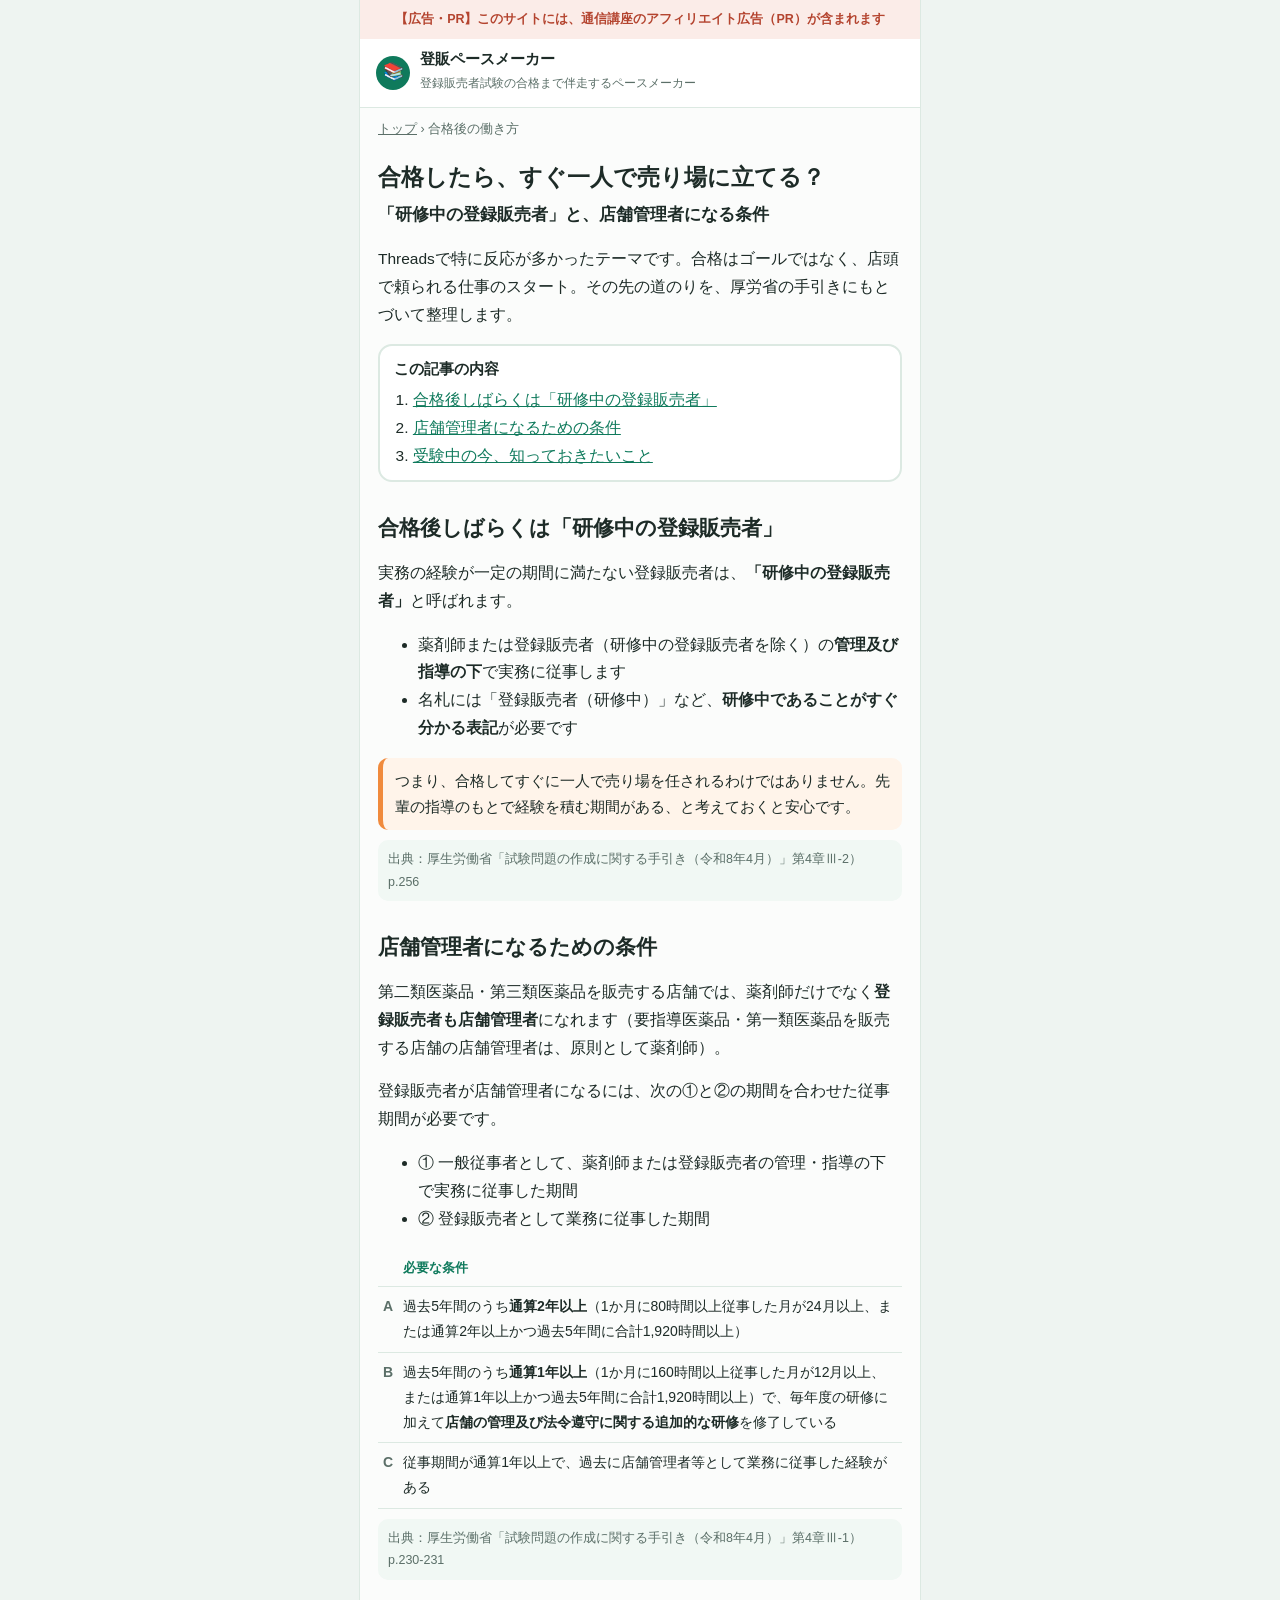
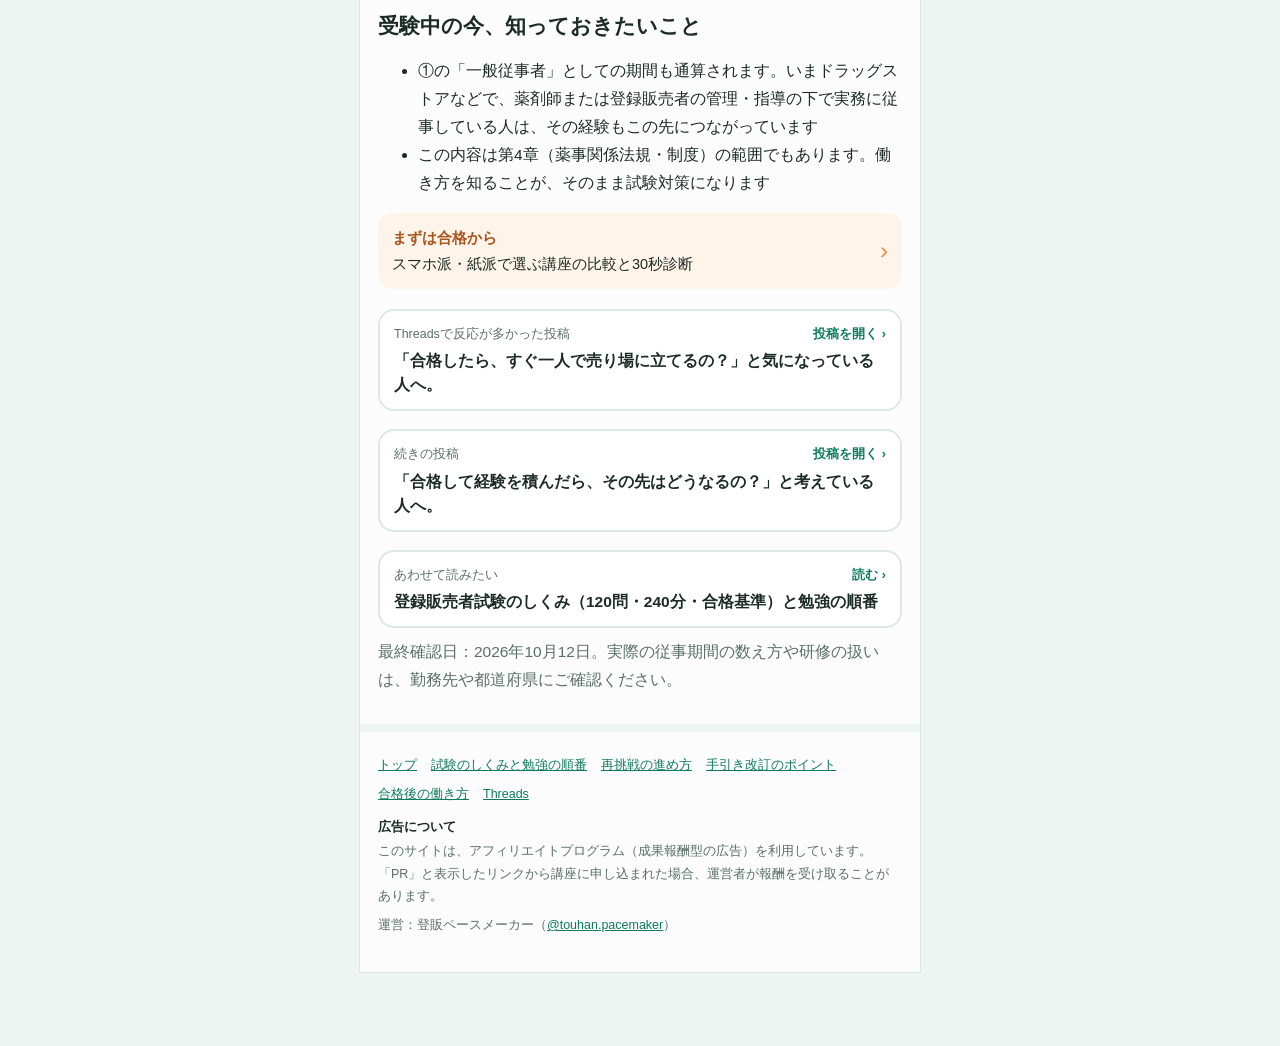
<file: gokaku-go/index.html>
<!doctype html>
<html lang="ja">
<head>
<meta charset="utf-8">
<meta name="viewport" content="width=device-width, initial-scale=1">
<title>登録販売者に合格したら？「研修中」の期間と店舗管理者になる条件｜登販ペースメーカー</title>
<meta name="description" content="登録販売者試験に合格しても、実務の経験が足りないうちは「研修中の登録販売者」として、薬剤師などの管理・指導のもとで働きます。研修中の名札、店舗管理者になるための従事期間（過去5年間に通算2年以上など）を、厚労省の手引きにもとづいて解説します。">
<link rel="canonical" href="https://touhan-pacemaker.github.io/gokaku-go/">
<meta name="theme-color" content="#0f7a5c">
<link rel="icon" href="../img/favicon.svg" type="image/svg+xml">
<meta property="og:type" content="article">
<meta property="og:site_name" content="登販ペースメーカー">
<meta property="og:title" content="合格したら、すぐ一人で売り場に立てる？｜登録販売者の「研修中」と店舗管理者">
<meta property="og:description" content="研修中の登録販売者の働き方と、店舗管理者になる条件を手引きにもとづいて解説。">
<meta property="og:url" content="https://touhan-pacemaker.github.io/gokaku-go/">
<meta property="og:image" content="https://touhan-pacemaker.github.io/img/og.png">
<meta name="twitter:card" content="summary_large_image">
<link rel="stylesheet" href="../css/style.css">
<script type="application/ld+json">
{
  "@context": "https://schema.org",
  "@graph": [
    {
      "@type": "Article",
      "headline": "登録販売者に合格したら？「研修中」の期間と店舗管理者になる条件",
      "inLanguage": "ja",
      "dateModified": "2026-10-12",
      "mainEntityOfPage": "https://touhan-pacemaker.github.io/gokaku-go/",
      "author": {"@type": "Organization", "name": "登販ペースメーカー", "url": "https://touhan-pacemaker.github.io/"},
      "publisher": {"@type": "Organization", "name": "登販ペースメーカー", "url": "https://touhan-pacemaker.github.io/"},
      "image": "https://touhan-pacemaker.github.io/img/og.png"
    },
    {
      "@type": "BreadcrumbList",
      "itemListElement": [
        {"@type": "ListItem", "position": 1, "name": "トップ", "item": "https://touhan-pacemaker.github.io/"},
        {"@type": "ListItem", "position": 2, "name": "合格後の働き方", "item": "https://touhan-pacemaker.github.io/gokaku-go/"}
      ]
    }
  ]
}
</script>
</head>
<body>
<div class="page">

<div class="pr-bar">【広告・PR】このサイトには、通信講座のアフィリエイト広告（PR）が含まれます</div>

<a class="brand" href="../">
  <span class="mini" aria-hidden="true">📚</span>
  <span><b>登販ペースメーカー</b><span class="s">登録販売者試験の合格まで伴走するペースメーカー</span></span>
</a>
<nav class="crumbs" aria-label="パンくずリスト"><a href="../">トップ</a> › 合格後の働き方</nav>

<article class="article">
  <h1>合格したら、すぐ一人で売り場に立てる？<br><small style="font-size:17px">「研修中の登録販売者」と、店舗管理者になる条件</small></h1>
  <p>Threadsで特に反応が多かったテーマです。合格はゴールではなく、店頭で頼られる仕事のスタート。その先の道のりを、厚労省の手引きにもとづいて整理します。</p>

  <div class="toc"><b>この記事の内容</b>
    <ol>
      <li><a href="#kenshu">合格後しばらくは「研修中の登録販売者」</a></li>
      <li><a href="#kanri">店舗管理者になるための条件</a></li>
      <li><a href="#point">受験中の今、知っておきたいこと</a></li>
    </ol>
  </div>

  <h2 id="kenshu">合格後しばらくは「研修中の登録販売者」</h2>
  <p>実務の経験が一定の期間に満たない登録販売者は、<b>「研修中の登録販売者」</b>と呼ばれます。</p>
  <ul>
    <li>薬剤師または登録販売者（研修中の登録販売者を除く）の<b>管理及び指導の下</b>で実務に従事します</li>
    <li>名札には「登録販売者（研修中）」など、<b>研修中であることがすぐ分かる表記</b>が必要です</li>
  </ul>
  <div class="callout">つまり、合格してすぐに一人で売り場を任されるわけではありません。先輩の指導のもとで経験を積む期間がある、と考えておくと安心です。</div>
  <p class="src">出典：厚生労働省「試験問題の作成に関する手引き（令和8年4月）」第4章Ⅲ-2） p.256</p>

  <h2 id="kanri">店舗管理者になるための条件</h2>
  <p>第二類医薬品・第三類医薬品を販売する店舗では、薬剤師だけでなく<b>登録販売者も店舗管理者</b>になれます（要指導医薬品・第一類医薬品を販売する店舗の店舗管理者は、原則として薬剤師）。</p>
  <p>登録販売者が店舗管理者になるには、次の①と②の期間を合わせた従事期間が必要です。</p>
  <ul>
    <li>① 一般従事者として、薬剤師または登録販売者の管理・指導の下で実務に従事した期間</li>
    <li>② 登録販売者として業務に従事した期間</li>
  </ul>
  <table class="tbl">
    <thead><tr><th></th><th>必要な条件</th></tr></thead>
    <tbody>
      <tr><th>A</th><td>過去5年間のうち<b>通算2年以上</b>（1か月に80時間以上従事した月が24月以上、または通算2年以上かつ過去5年間に合計1,920時間以上）</td></tr>
      <tr><th>B</th><td>過去5年間のうち<b>通算1年以上</b>（1か月に160時間以上従事した月が12月以上、または通算1年以上かつ過去5年間に合計1,920時間以上）で、毎年度の研修に加えて<b>店舗の管理及び法令遵守に関する追加的な研修</b>を修了している</td></tr>
      <tr><th>C</th><td>従事期間が通算1年以上で、過去に店舗管理者等として業務に従事した経験がある</td></tr>
    </tbody>
  </table>
  <p class="src">出典：厚生労働省「試験問題の作成に関する手引き（令和8年4月）」第4章Ⅲ-1） p.230-231</p>

  <h2 id="point">受験中の今、知っておきたいこと</h2>
  <ul>
    <li>①の「一般従事者」としての期間も通算されます。いまドラッグストアなどで、薬剤師または登録販売者の管理・指導の下で実務に従事している人は、その経験もこの先につながっています</li>
    <li>この内容は第4章（薬事関係法規・制度）の範囲でもあります。働き方を知ることが、そのまま試験対策になります</li>
  </ul>

  <a class="nextcard" href="../#course"><span><b>まずは合格から</b><br>スマホ派・紙派で選ぶ講座の比較と30秒診断</span></a>
  <div class="related">
    <a class="postcard" href="https://www.threads.com/@touhan.pacemaker/post/DeKu7GAEoKM" rel="noopener">
      <span class="meta"><span>Threadsで反応が多かった投稿</span><span class="open">投稿を開く ›</span></span>
      <p>「合格したら、すぐ一人で売り場に立てるの？」と気になっている人へ。</p>
    </a>
    <a class="postcard" href="https://www.threads.com/@touhan.pacemaker/post/DeSenNCEw8r" rel="noopener">
      <span class="meta"><span>続きの投稿</span><span class="open">投稿を開く ›</span></span>
      <p>「合格して経験を積んだら、その先はどうなるの？」と考えている人へ。</p>
    </a>
    <a class="postcard" href="../shiken/">
      <span class="meta"><span>あわせて読みたい</span><span class="open">読む ›</span></span>
      <p>登録販売者試験のしくみ（120問・240分・合格基準）と勉強の順番</p>
    </a>
  </div>
  <p class="note">最終確認日：2026年10月12日。実際の従事期間の数え方や研修の扱いは、勤務先や都道府県にご確認ください。</p>
</article>

<footer>
  <nav class="footnav"><a href="../">トップ</a><a href="../shiken/">試験のしくみと勉強の順番</a><a href="../saichosen/">再挑戦の進め方</a><a href="../kaitei-r8/">手引き改訂のポイント</a><a href="./">合格後の働き方</a><a href="https://www.threads.com/@touhan.pacemaker" rel="noopener">Threads</a></nav>
  <h3>広告について</h3>
  <p>このサイトは、アフィリエイトプログラム（成果報酬型の広告）を利用しています。「PR」と表示したリンクから講座に申し込まれた場合、運営者が報酬を受け取ることがあります。</p>
  <p>運営：登販ペースメーカー（<a href="https://www.threads.com/@touhan.pacemaker" rel="noopener">@touhan.pacemaker</a>）</p>
</footer>
</div>
</body>
</html>
</file>
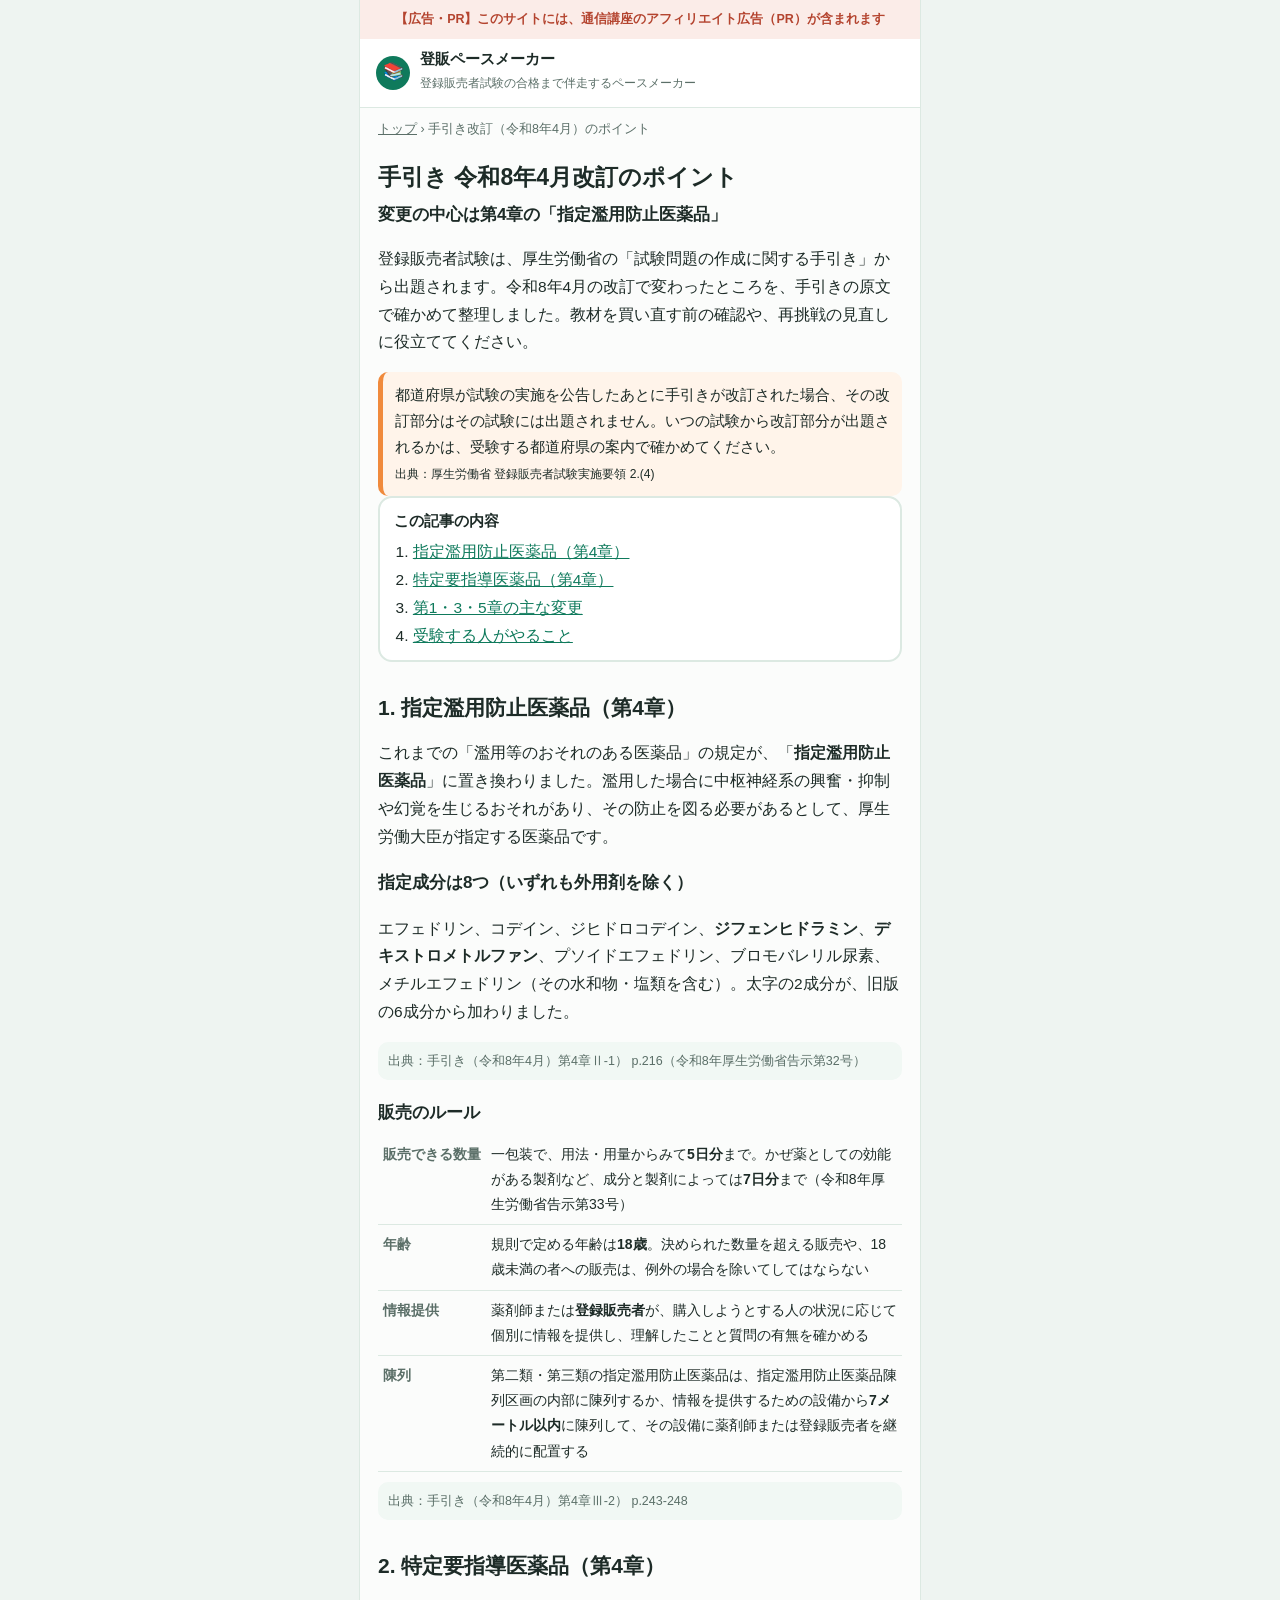
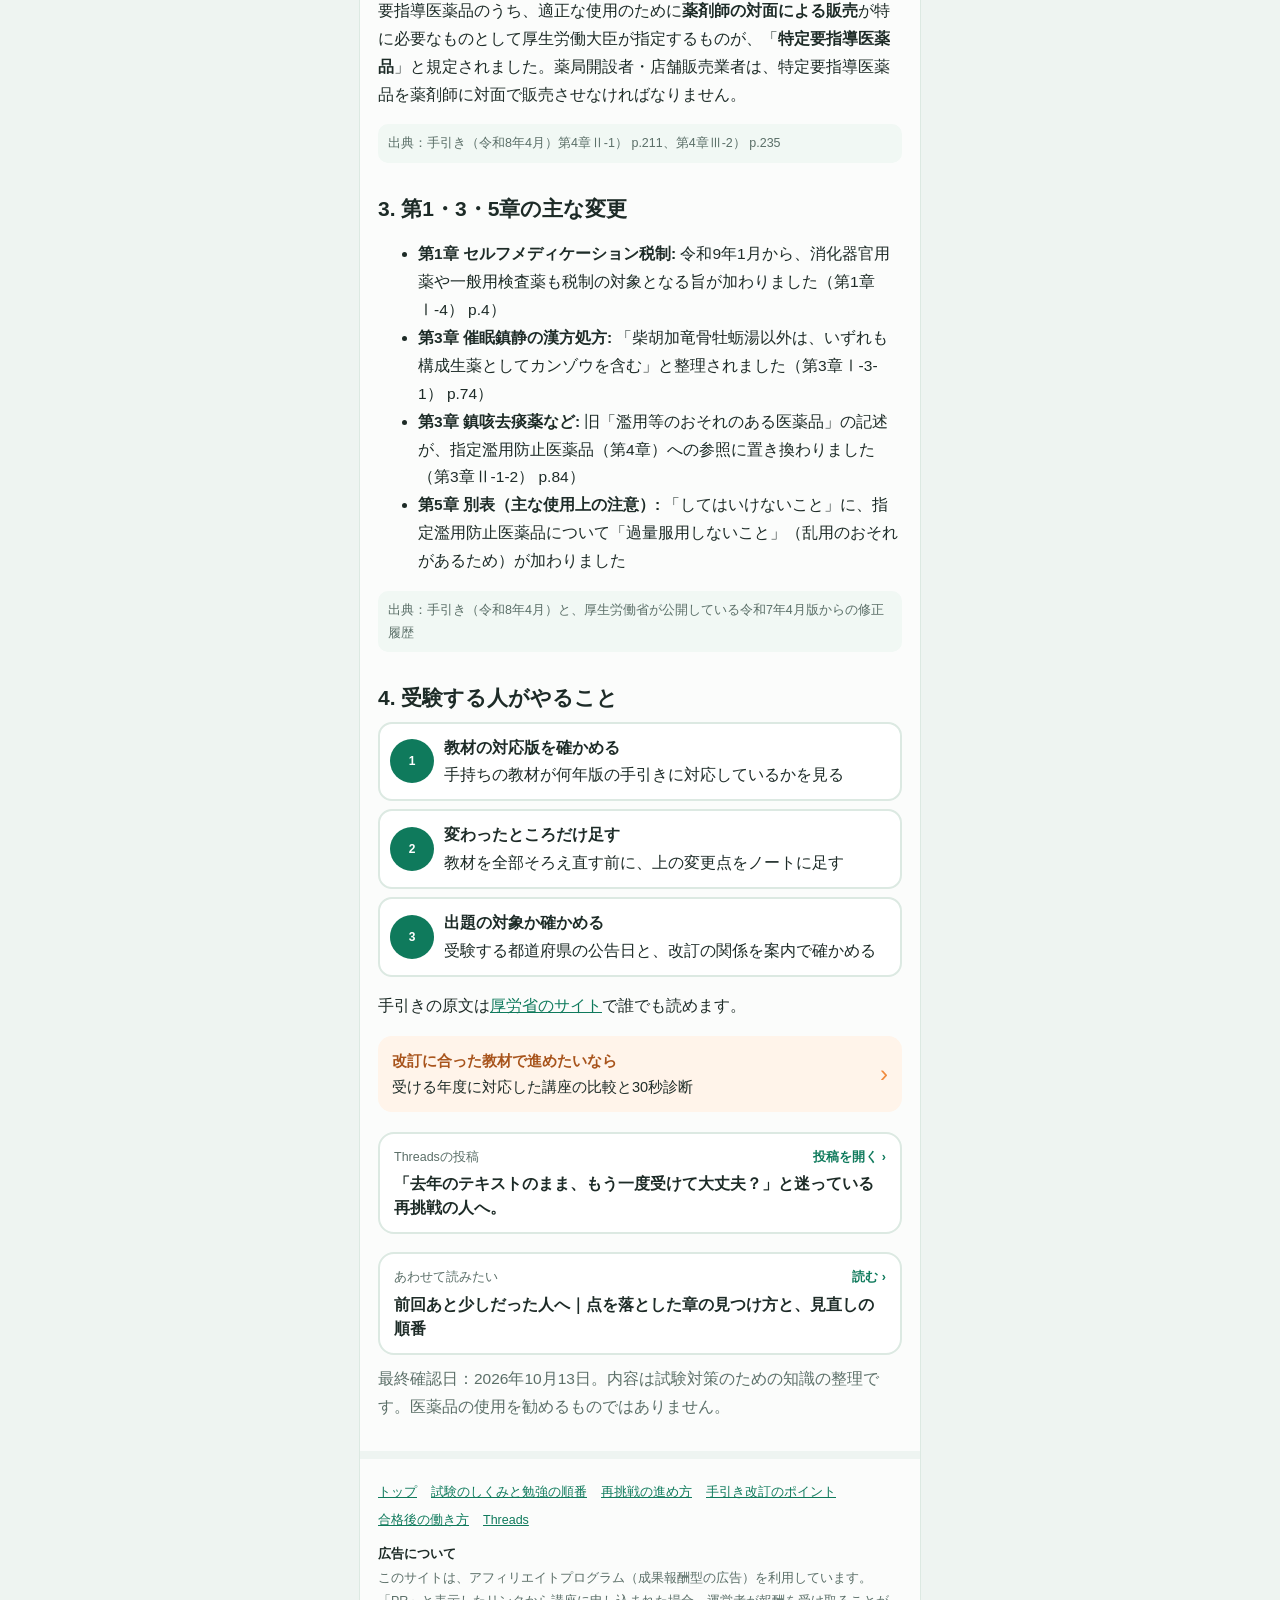
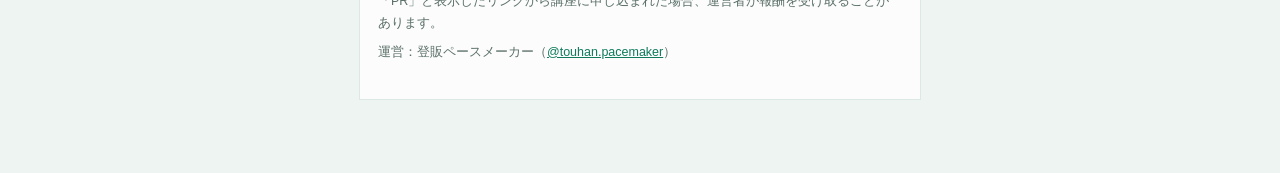
<file: kaitei-r8/index.html>
<!doctype html>
<html lang="ja">
<head>
<meta charset="utf-8">
<meta name="viewport" content="width=device-width, initial-scale=1">
<title>登録販売者「試験問題の作成に関する手引き」令和8年4月改訂のポイント｜指定濫用防止医薬品など｜登販ペースメーカー</title>
<meta name="description" content="登録販売者試験の出題範囲である厚労省の手引きが令和8年4月に改訂されました。変更の中心は第4章の「指定濫用防止医薬品」（指定成分8つ、販売できる数量、18歳、陳列のルール）と「特定要指導医薬品」。第1・3・5章の主な変更とあわせ、原文の該当箇所つきで整理しました。">
<link rel="canonical" href="https://touhan-pacemaker.github.io/kaitei-r8/">
<meta name="theme-color" content="#0f7a5c">
<link rel="icon" href="../img/favicon.svg" type="image/svg+xml">
<meta property="og:type" content="article">
<meta property="og:site_name" content="登販ペースメーカー">
<meta property="og:title" content="手引き 令和8年4月改訂のポイント｜指定濫用防止医薬品など">
<meta property="og:description" content="変更の中心は第4章。指定成分8つ、5日分・7日分、18歳、7メートル。原文の該当箇所つき。">
<meta property="og:url" content="https://touhan-pacemaker.github.io/kaitei-r8/">
<meta property="og:image" content="https://touhan-pacemaker.github.io/img/og.png">
<meta name="twitter:card" content="summary_large_image">
<link rel="stylesheet" href="../css/style.css">
<script type="application/ld+json">
{
  "@context": "https://schema.org",
  "@graph": [
    {
      "@type": "Article",
      "headline": "登録販売者「試験問題の作成に関する手引き」令和8年4月改訂のポイント",
      "inLanguage": "ja",
      "dateModified": "2026-10-13",
      "mainEntityOfPage": "https://touhan-pacemaker.github.io/kaitei-r8/",
      "author": {"@type": "Organization", "name": "登販ペースメーカー", "url": "https://touhan-pacemaker.github.io/"},
      "publisher": {"@type": "Organization", "name": "登販ペースメーカー", "url": "https://touhan-pacemaker.github.io/"},
      "image": "https://touhan-pacemaker.github.io/img/og.png"
    },
    {
      "@type": "BreadcrumbList",
      "itemListElement": [
        {"@type": "ListItem", "position": 1, "name": "トップ", "item": "https://touhan-pacemaker.github.io/"},
        {"@type": "ListItem", "position": 2, "name": "手引き改訂（令和8年4月）のポイント", "item": "https://touhan-pacemaker.github.io/kaitei-r8/"}
      ]
    }
  ]
}
</script>
</head>
<body>
<div class="page">

<div class="pr-bar">【広告・PR】このサイトには、通信講座のアフィリエイト広告（PR）が含まれます</div>

<a class="brand" href="../">
  <span class="mini" aria-hidden="true">📚</span>
  <span><b>登販ペースメーカー</b><span class="s">登録販売者試験の合格まで伴走するペースメーカー</span></span>
</a>
<nav class="crumbs" aria-label="パンくずリスト"><a href="../">トップ</a> › 手引き改訂（令和8年4月）のポイント</nav>

<article class="article">
  <h1>手引き 令和8年4月改訂のポイント<br><small style="font-size:17px">変更の中心は第4章の「指定濫用防止医薬品」</small></h1>
  <p>登録販売者試験は、厚生労働省の「試験問題の作成に関する手引き」から出題されます。令和8年4月の改訂で変わったところを、手引きの原文で確かめて整理しました。教材を買い直す前の確認や、再挑戦の見直しに役立ててください。</p>

  <div class="callout">都道府県が試験の実施を公告したあとに手引きが改訂された場合、その改訂部分はその試験には出題されません。いつの試験から改訂部分が出題されるかは、受験する都道府県の案内で確かめてください。<br><small>出典：厚生労働省 登録販売者試験実施要領 2.(4)</small></div>

  <div class="toc"><b>この記事の内容</b>
    <ol>
      <li><a href="#shitei">指定濫用防止医薬品（第4章）</a></li>
      <li><a href="#tokutei">特定要指導医薬品（第4章）</a></li>
      <li><a href="#other">第1・3・5章の主な変更</a></li>
      <li><a href="#todo">受験する人がやること</a></li>
    </ol>
  </div>

  <h2 id="shitei">1. 指定濫用防止医薬品（第4章）</h2>
  <p>これまでの「濫用等のおそれのある医薬品」の規定が、「<b>指定濫用防止医薬品</b>」に置き換わりました。濫用した場合に中枢神経系の興奮・抑制や幻覚を生じるおそれがあり、その防止を図る必要があるとして、厚生労働大臣が指定する医薬品です。</p>

  <h3 style="font-size:17px;margin:18px 0 6px">指定成分は8つ（いずれも外用剤を除く）</h3>
  <p>エフェドリン、コデイン、ジヒドロコデイン、<b>ジフェンヒドラミン</b>、<b>デキストロメトルファン</b>、プソイドエフェドリン、ブロモバレリル尿素、メチルエフェドリン（その水和物・塩類を含む）。太字の2成分が、旧版の6成分から加わりました。</p>
  <p class="src">出典：手引き（令和8年4月）第4章Ⅱ-1） p.216（令和8年厚生労働省告示第32号）</p>

  <h3 style="font-size:17px;margin:18px 0 6px">販売のルール</h3>
  <table class="tbl">
    <tbody>
      <tr><th>販売できる数量</th><td>一包装で、用法・用量からみて<b>5日分</b>まで。かぜ薬としての効能がある製剤など、成分と製剤によっては<b>7日分</b>まで（令和8年厚生労働省告示第33号）</td></tr>
      <tr><th>年齢</th><td>規則で定める年齢は<b>18歳</b>。決められた数量を超える販売や、18歳未満の者への販売は、例外の場合を除いてしてはならない</td></tr>
      <tr><th>情報提供</th><td>薬剤師または<b>登録販売者</b>が、購入しようとする人の状況に応じて個別に情報を提供し、理解したことと質問の有無を確かめる</td></tr>
      <tr><th>陳列</th><td>第二類・第三類の指定濫用防止医薬品は、指定濫用防止医薬品陳列区画の内部に陳列するか、情報を提供するための設備から<b>7メートル以内</b>に陳列して、その設備に薬剤師または登録販売者を継続的に配置する</td></tr>
    </tbody>
  </table>
  <p class="src">出典：手引き（令和8年4月）第4章Ⅲ-2） p.243-248</p>

  <h2 id="tokutei">2. 特定要指導医薬品（第4章）</h2>
  <p>要指導医薬品のうち、適正な使用のために<b>薬剤師の対面による販売</b>が特に必要なものとして厚生労働大臣が指定するものが、「<b>特定要指導医薬品</b>」と規定されました。薬局開設者・店舗販売業者は、特定要指導医薬品を薬剤師に対面で販売させなければなりません。</p>
  <p class="src">出典：手引き（令和8年4月）第4章Ⅱ-1） p.211、第4章Ⅲ-2） p.235</p>

  <h2 id="other">3. 第1・3・5章の主な変更</h2>
  <ul>
    <li><b>第1章 セルフメディケーション税制:</b> 令和9年1月から、消化器官用薬や一般用検査薬も税制の対象となる旨が加わりました（第1章Ⅰ-4） p.4）</li>
    <li><b>第3章 催眠鎮静の漢方処方:</b> 「柴胡加竜骨牡蛎湯以外は、いずれも構成生薬としてカンゾウを含む」と整理されました（第3章Ⅰ-3-1） p.74）</li>
    <li><b>第3章 鎮咳去痰薬など:</b> 旧「濫用等のおそれのある医薬品」の記述が、指定濫用防止医薬品（第4章）への参照に置き換わりました（第3章Ⅱ-1-2） p.84）</li>
    <li><b>第5章 別表（主な使用上の注意）:</b> 「してはいけないこと」に、指定濫用防止医薬品について「過量服用しないこと」（乱用のおそれがあるため）が加わりました</li>
  </ul>
  <p class="src">出典：手引き（令和8年4月）と、厚生労働省が公開している令和7年4月版からの修正履歴</p>

  <h2 id="todo">4. 受験する人がやること</h2>
  <ol class="steps">
    <li><span class="when">1</span><b>教材の対応版を確かめる</b>手持ちの教材が何年版の手引きに対応しているかを見る</li>
    <li><span class="when">2</span><b>変わったところだけ足す</b>教材を全部そろえ直す前に、上の変更点をノートに足す</li>
    <li><span class="when">3</span><b>出題の対象か確かめる</b>受験する都道府県の公告日と、改訂の関係を案内で確かめる</li>
  </ol>
  <p>手引きの原文は<a href="https://www.mhlw.go.jp/stf/seisakunitsuite/bunya/0000082537.html" rel="noopener">厚労省のサイト</a>で誰でも読めます。</p>

  <a class="nextcard" href="../#course"><span><b>改訂に合った教材で進めたいなら</b><br>受ける年度に対応した講座の比較と30秒診断</span></a>
  <div class="related">
    <a class="postcard" href="https://www.threads.com/@touhan.pacemaker/post/DeVHW-AknJO" rel="noopener">
      <span class="meta"><span>Threadsの投稿</span><span class="open">投稿を開く ›</span></span>
      <p>「去年のテキストのまま、もう一度受けて大丈夫？」と迷っている再挑戦の人へ。</p>
    </a>
    <a class="postcard" href="../saichosen/">
      <span class="meta"><span>あわせて読みたい</span><span class="open">読む ›</span></span>
      <p>前回あと少しだった人へ｜点を落とした章の見つけ方と、見直しの順番</p>
    </a>
  </div>
  <p class="note">最終確認日：2026年10月13日。内容は試験対策のための知識の整理です。医薬品の使用を勧めるものではありません。</p>
</article>

<footer>
  <nav class="footnav"><a href="../">トップ</a><a href="../shiken/">試験のしくみと勉強の順番</a><a href="../saichosen/">再挑戦の進め方</a><a href="./">手引き改訂のポイント</a><a href="../gokaku-go/">合格後の働き方</a><a href="https://www.threads.com/@touhan.pacemaker" rel="noopener">Threads</a></nav>
  <h3>広告について</h3>
  <p>このサイトは、アフィリエイトプログラム（成果報酬型の広告）を利用しています。「PR」と表示したリンクから講座に申し込まれた場合、運営者が報酬を受け取ることがあります。</p>
  <p>運営：登販ペースメーカー（<a href="https://www.threads.com/@touhan.pacemaker" rel="noopener">@touhan.pacemaker</a>）</p>
</footer>
</div>
</body>
</html>
</file>
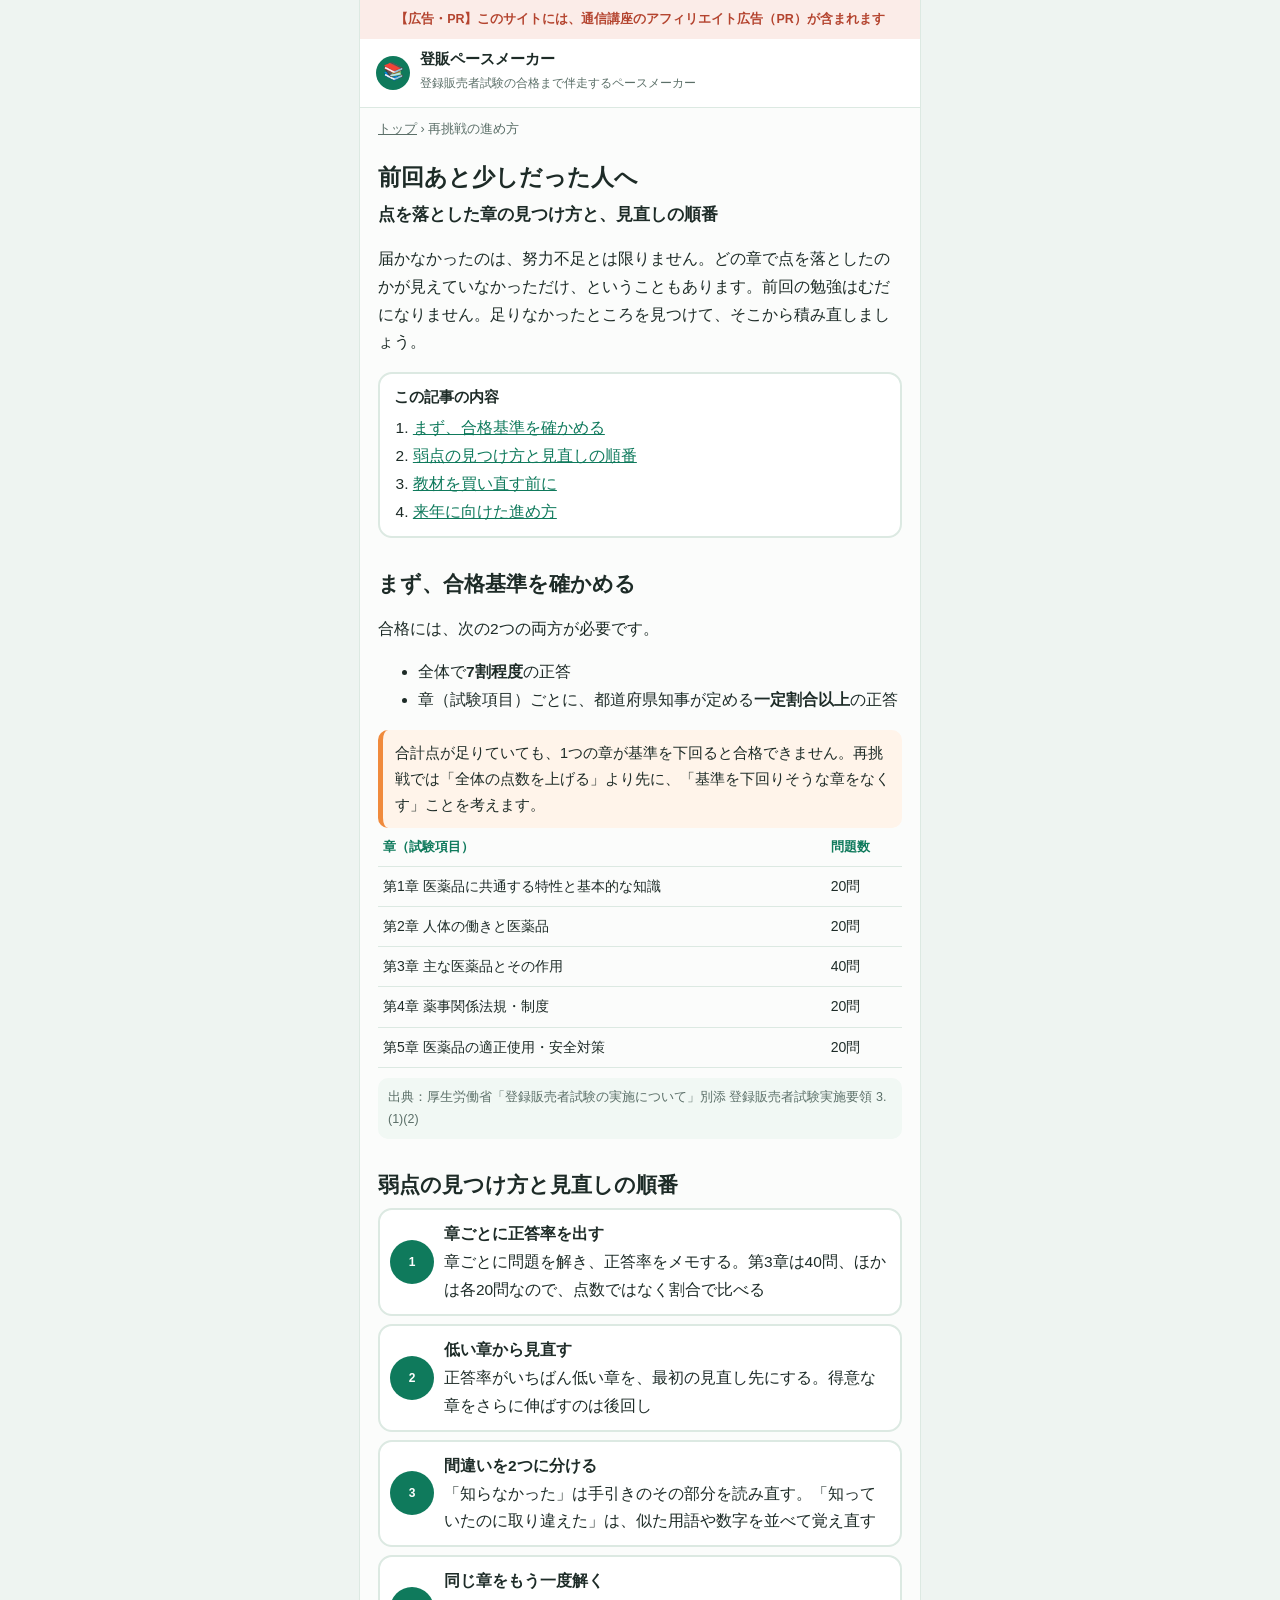
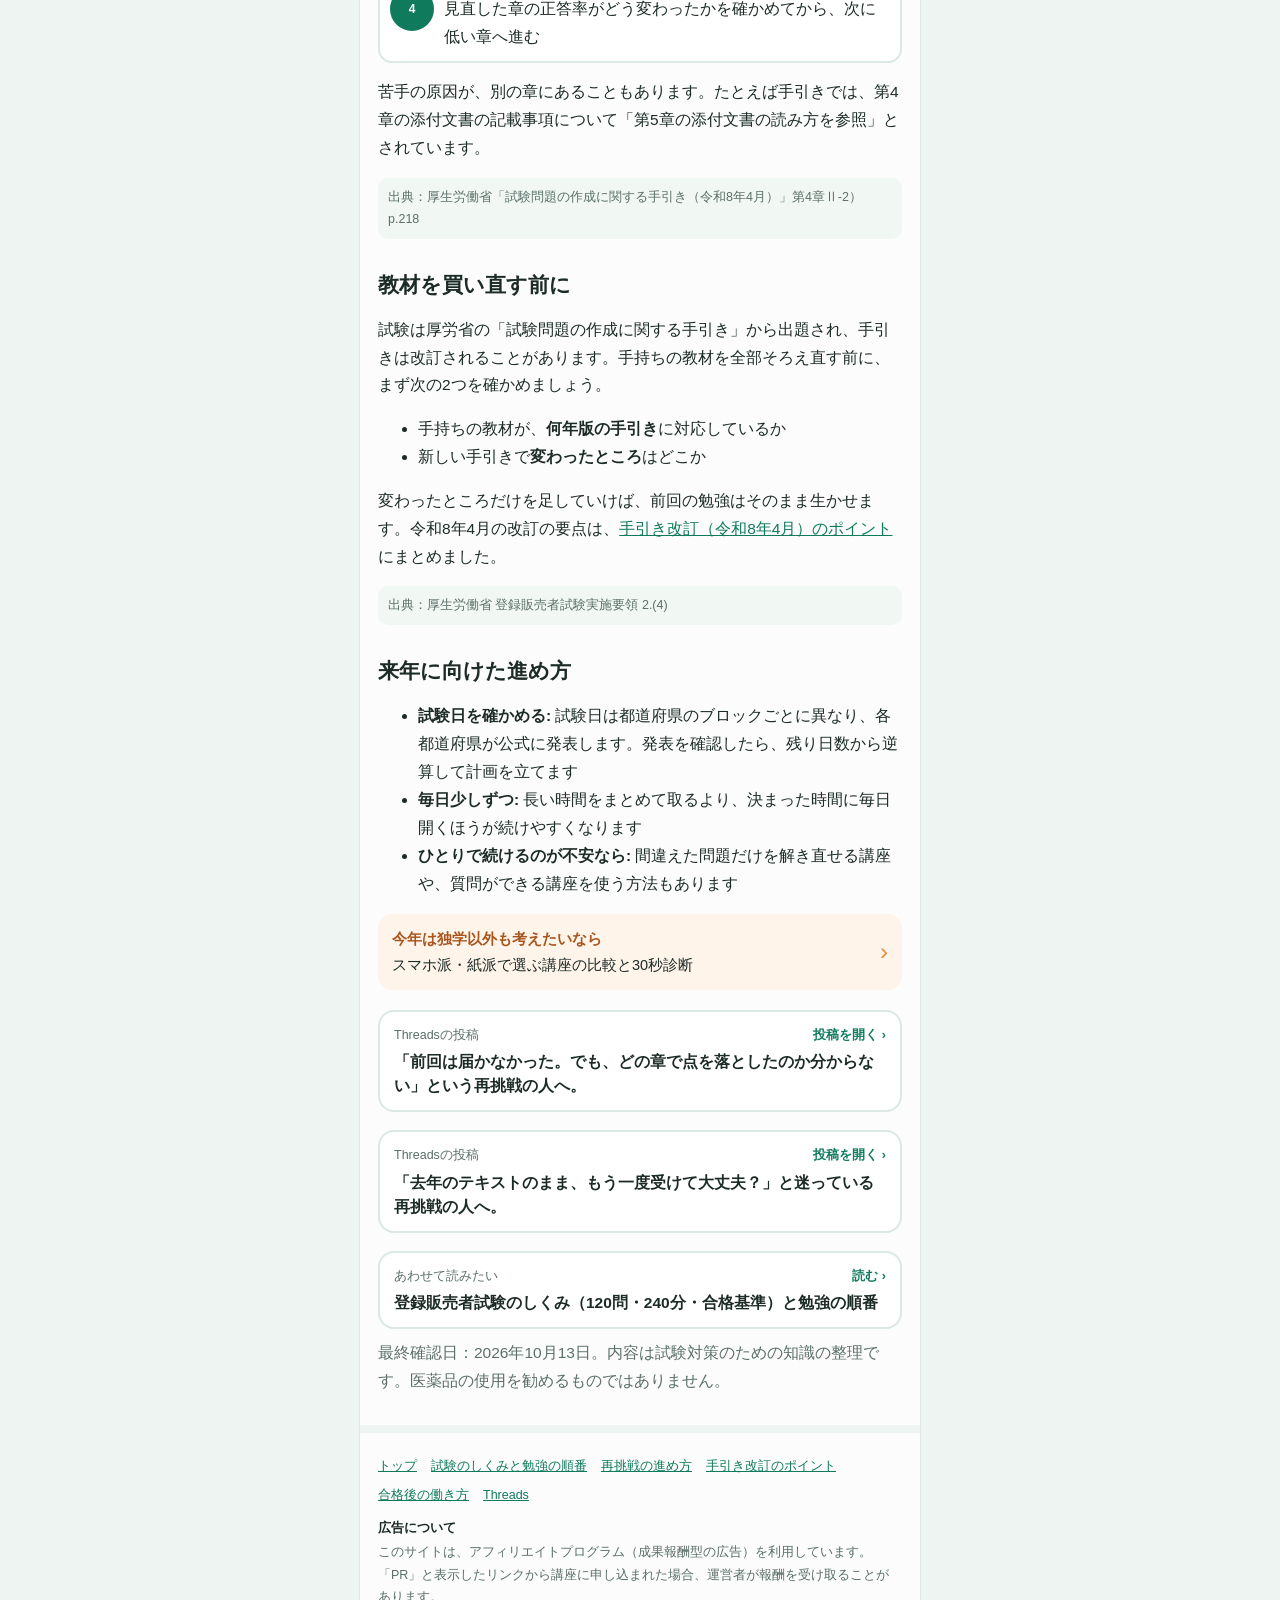
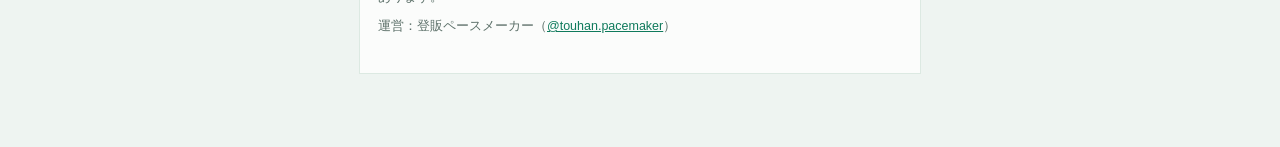
<file: saichosen/index.html>
<!doctype html>
<html lang="ja">
<head>
<meta charset="utf-8">
<meta name="viewport" content="width=device-width, initial-scale=1">
<title>登録販売者試験に再挑戦する人へ｜点を落とした章の見つけ方と見直しの順番｜登販ペースメーカー</title>
<meta name="description" content="登録販売者試験は、全体で7割程度の正答に加えて章ごとに一定割合以上の正答が必要です。前回あと少しだった人へ、章ごとの正答率で弱点を見つける方法、間違いの分け方、手引きの改訂の確かめ方を、厚労省の試験実施要領と手引きにもとづいてまとめました。">
<link rel="canonical" href="https://touhan-pacemaker.github.io/saichosen/">
<meta name="theme-color" content="#0f7a5c">
<link rel="icon" href="../img/favicon.svg" type="image/svg+xml">
<meta property="og:type" content="article">
<meta property="og:site_name" content="登販ペースメーカー">
<meta property="og:title" content="登録販売者試験に再挑戦する人へ｜点を落とした章の見つけ方">
<meta property="og:description" content="章ごとの正答率で弱点を見つけ、低い章から見直す。前回の勉強をむだにしない再挑戦の進め方。">
<meta property="og:url" content="https://touhan-pacemaker.github.io/saichosen/">
<meta property="og:image" content="https://touhan-pacemaker.github.io/img/og.png">
<meta name="twitter:card" content="summary_large_image">
<link rel="stylesheet" href="../css/style.css">
<script type="application/ld+json">
{
  "@context": "https://schema.org",
  "@graph": [
    {
      "@type": "Article",
      "headline": "登録販売者試験に再挑戦する人へ｜点を落とした章の見つけ方と見直しの順番",
      "inLanguage": "ja",
      "dateModified": "2026-10-13",
      "mainEntityOfPage": "https://touhan-pacemaker.github.io/saichosen/",
      "author": {"@type": "Organization", "name": "登販ペースメーカー", "url": "https://touhan-pacemaker.github.io/"},
      "publisher": {"@type": "Organization", "name": "登販ペースメーカー", "url": "https://touhan-pacemaker.github.io/"},
      "image": "https://touhan-pacemaker.github.io/img/og.png"
    },
    {
      "@type": "BreadcrumbList",
      "itemListElement": [
        {"@type": "ListItem", "position": 1, "name": "トップ", "item": "https://touhan-pacemaker.github.io/"},
        {"@type": "ListItem", "position": 2, "name": "再挑戦の進め方", "item": "https://touhan-pacemaker.github.io/saichosen/"}
      ]
    }
  ]
}
</script>
</head>
<body>
<div class="page">

<div class="pr-bar">【広告・PR】このサイトには、通信講座のアフィリエイト広告（PR）が含まれます</div>

<a class="brand" href="../">
  <span class="mini" aria-hidden="true">📚</span>
  <span><b>登販ペースメーカー</b><span class="s">登録販売者試験の合格まで伴走するペースメーカー</span></span>
</a>
<nav class="crumbs" aria-label="パンくずリスト"><a href="../">トップ</a> › 再挑戦の進め方</nav>

<article class="article">
  <h1>前回あと少しだった人へ<br><small style="font-size:17px">点を落とした章の見つけ方と、見直しの順番</small></h1>
  <p>届かなかったのは、努力不足とは限りません。どの章で点を落としたのかが見えていなかっただけ、ということもあります。前回の勉強はむだになりません。足りなかったところを見つけて、そこから積み直しましょう。</p>

  <div class="toc"><b>この記事の内容</b>
    <ol>
      <li><a href="#kijun">まず、合格基準を確かめる</a></li>
      <li><a href="#steps">弱点の見つけ方と見直しの順番</a></li>
      <li><a href="#kaitei">教材を買い直す前に</a></li>
      <li><a href="#keikaku">来年に向けた進め方</a></li>
    </ol>
  </div>

  <h2 id="kijun">まず、合格基準を確かめる</h2>
  <p>合格には、次の2つの両方が必要です。</p>
  <ul>
    <li>全体で<b>7割程度</b>の正答</li>
    <li>章（試験項目）ごとに、都道府県知事が定める<b>一定割合以上</b>の正答</li>
  </ul>
  <div class="callout">合計点が足りていても、1つの章が基準を下回ると合格できません。再挑戦では「全体の点数を上げる」より先に、「基準を下回りそうな章をなくす」ことを考えます。</div>
  <table class="tbl">
    <thead><tr><th>章（試験項目）</th><th>問題数</th></tr></thead>
    <tbody>
      <tr><td>第1章 医薬品に共通する特性と基本的な知識</td><td>20問</td></tr>
      <tr><td>第2章 人体の働きと医薬品</td><td>20問</td></tr>
      <tr><td>第3章 主な医薬品とその作用</td><td>40問</td></tr>
      <tr><td>第4章 薬事関係法規・制度</td><td>20問</td></tr>
      <tr><td>第5章 医薬品の適正使用・安全対策</td><td>20問</td></tr>
    </tbody>
  </table>
  <p class="src">出典：厚生労働省「登録販売者試験の実施について」別添 登録販売者試験実施要領 3.(1)(2)</p>

  <h2 id="steps">弱点の見つけ方と見直しの順番</h2>
  <ol class="steps">
    <li><span class="when">1</span><b>章ごとに正答率を出す</b>章ごとに問題を解き、正答率をメモする。第3章は40問、ほかは各20問なので、点数ではなく割合で比べる</li>
    <li><span class="when">2</span><b>低い章から見直す</b>正答率がいちばん低い章を、最初の見直し先にする。得意な章をさらに伸ばすのは後回し</li>
    <li><span class="when">3</span><b>間違いを2つに分ける</b>「知らなかった」は手引きのその部分を読み直す。「知っていたのに取り違えた」は、似た用語や数字を並べて覚え直す</li>
    <li><span class="when">4</span><b>同じ章をもう一度解く</b>見直した章の正答率がどう変わったかを確かめてから、次に低い章へ進む</li>
  </ol>
  <p>苦手の原因が、別の章にあることもあります。たとえば手引きでは、第4章の添付文書の記載事項について「第5章の添付文書の読み方を参照」とされています。</p>
  <p class="src">出典：厚生労働省「試験問題の作成に関する手引き（令和8年4月）」第4章Ⅱ-2） p.218</p>

  <h2 id="kaitei">教材を買い直す前に</h2>
  <p>試験は厚労省の「試験問題の作成に関する手引き」から出題され、手引きは改訂されることがあります。手持ちの教材を全部そろえ直す前に、まず次の2つを確かめましょう。</p>
  <ul>
    <li>手持ちの教材が、<b>何年版の手引き</b>に対応しているか</li>
    <li>新しい手引きで<b>変わったところ</b>はどこか</li>
  </ul>
  <p>変わったところだけを足していけば、前回の勉強はそのまま生かせます。令和8年4月の改訂の要点は、<a href="../kaitei-r8/">手引き改訂（令和8年4月）のポイント</a>にまとめました。</p>
  <p class="src">出典：厚生労働省 登録販売者試験実施要領 2.(4)</p>

  <h2 id="keikaku">来年に向けた進め方</h2>
  <ul>
    <li><b>試験日を確かめる:</b> 試験日は都道府県のブロックごとに異なり、各都道府県が公式に発表します。発表を確認したら、残り日数から逆算して計画を立てます</li>
    <li><b>毎日少しずつ:</b> 長い時間をまとめて取るより、決まった時間に毎日開くほうが続けやすくなります</li>
    <li><b>ひとりで続けるのが不安なら:</b> 間違えた問題だけを解き直せる講座や、質問ができる講座を使う方法もあります</li>
  </ul>

  <a class="nextcard" href="../#course"><span><b>今年は独学以外も考えたいなら</b><br>スマホ派・紙派で選ぶ講座の比較と30秒診断</span></a>
  <div class="related">
    <a class="postcard" href="https://www.threads.com/@touhan.pacemaker/post/Dd91agcEqAU" rel="noopener">
      <span class="meta"><span>Threadsの投稿</span><span class="open">投稿を開く ›</span></span>
      <p>「前回は届かなかった。でも、どの章で点を落としたのか分からない」という再挑戦の人へ。</p>
    </a>
    <a class="postcard" href="https://www.threads.com/@touhan.pacemaker/post/DeVHW-AknJO" rel="noopener">
      <span class="meta"><span>Threadsの投稿</span><span class="open">投稿を開く ›</span></span>
      <p>「去年のテキストのまま、もう一度受けて大丈夫？」と迷っている再挑戦の人へ。</p>
    </a>
    <a class="postcard" href="../shiken/">
      <span class="meta"><span>あわせて読みたい</span><span class="open">読む ›</span></span>
      <p>登録販売者試験のしくみ（120問・240分・合格基準）と勉強の順番</p>
    </a>
  </div>
  <p class="note">最終確認日：2026年10月13日。内容は試験対策のための知識の整理です。医薬品の使用を勧めるものではありません。</p>
</article>

<footer>
  <nav class="footnav"><a href="../">トップ</a><a href="../shiken/">試験のしくみと勉強の順番</a><a href="./">再挑戦の進め方</a><a href="../kaitei-r8/">手引き改訂のポイント</a><a href="../gokaku-go/">合格後の働き方</a><a href="https://www.threads.com/@touhan.pacemaker" rel="noopener">Threads</a></nav>
  <h3>広告について</h3>
  <p>このサイトは、アフィリエイトプログラム（成果報酬型の広告）を利用しています。「PR」と表示したリンクから講座に申し込まれた場合、運営者が報酬を受け取ることがあります。</p>
  <p>運営：登販ペースメーカー（<a href="https://www.threads.com/@touhan.pacemaker" rel="noopener">@touhan.pacemaker</a>）</p>
</footer>
</div>
</body>
</html>
</file>
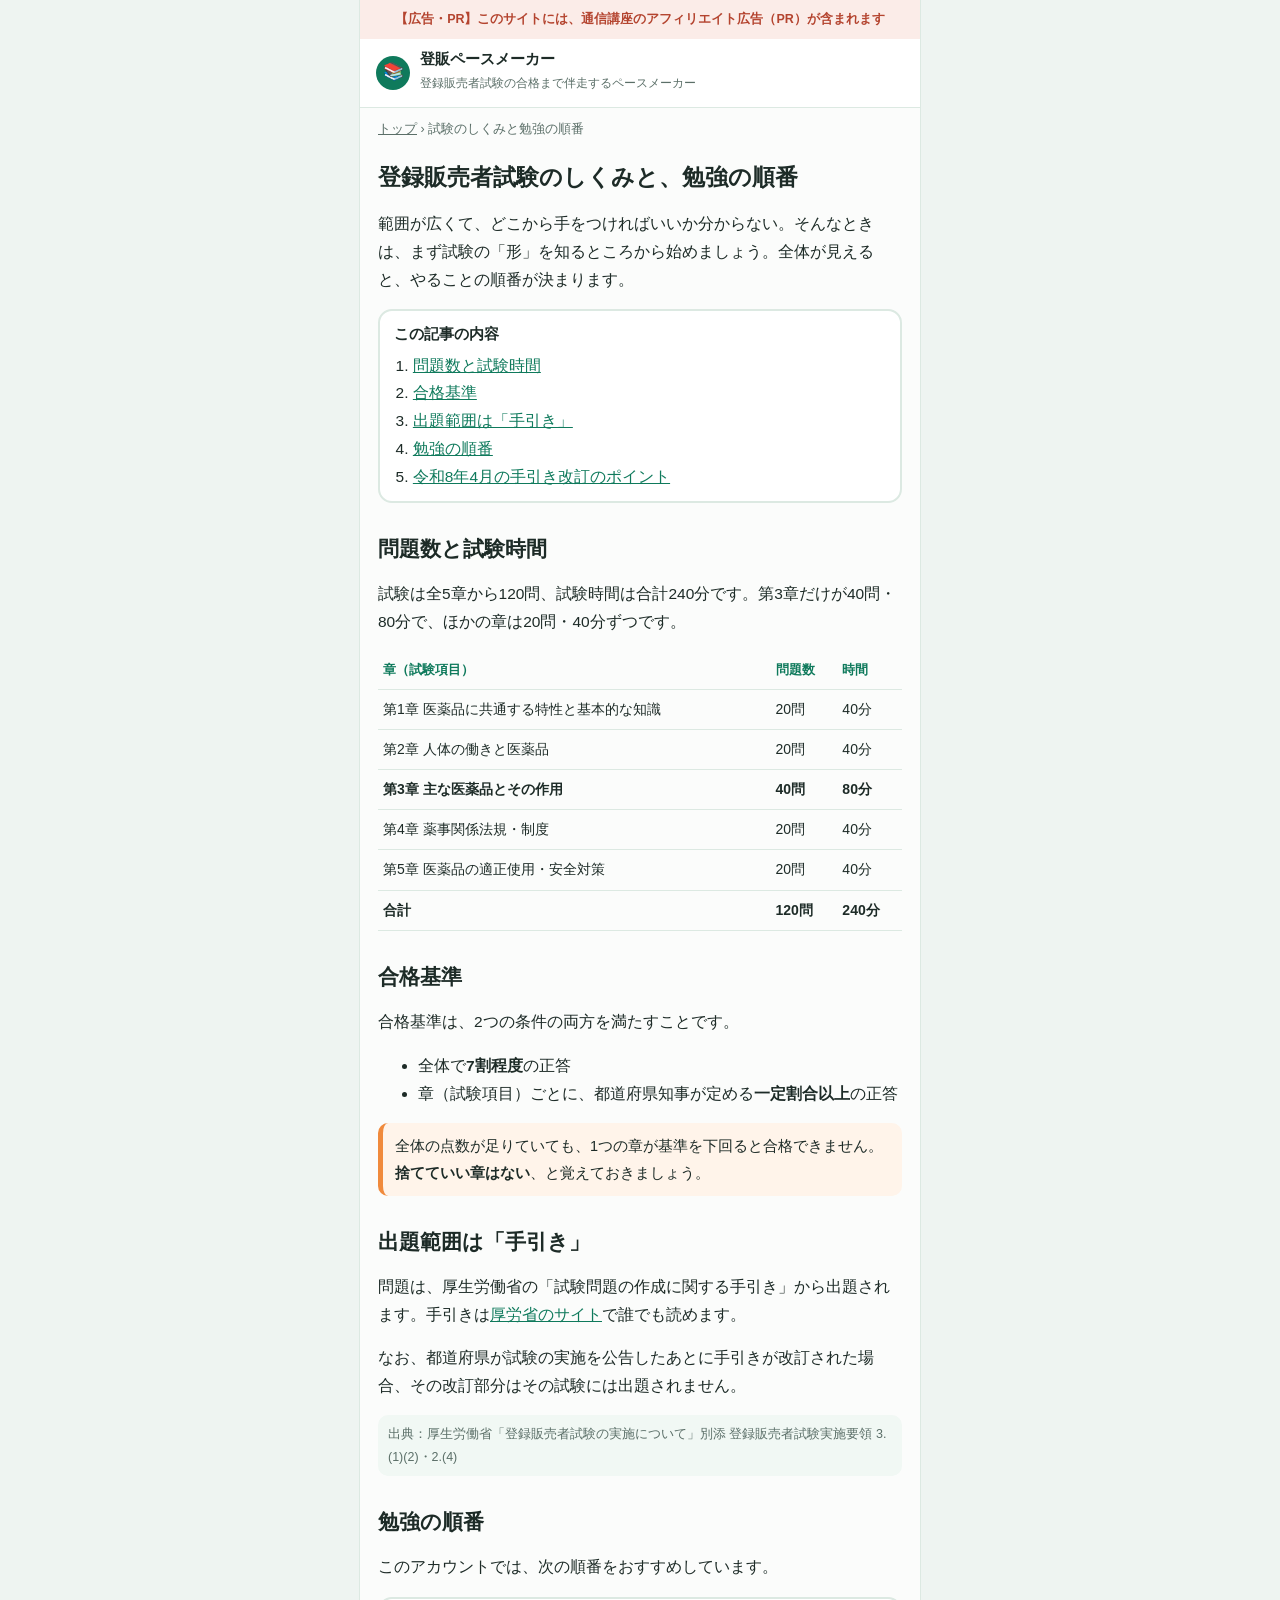
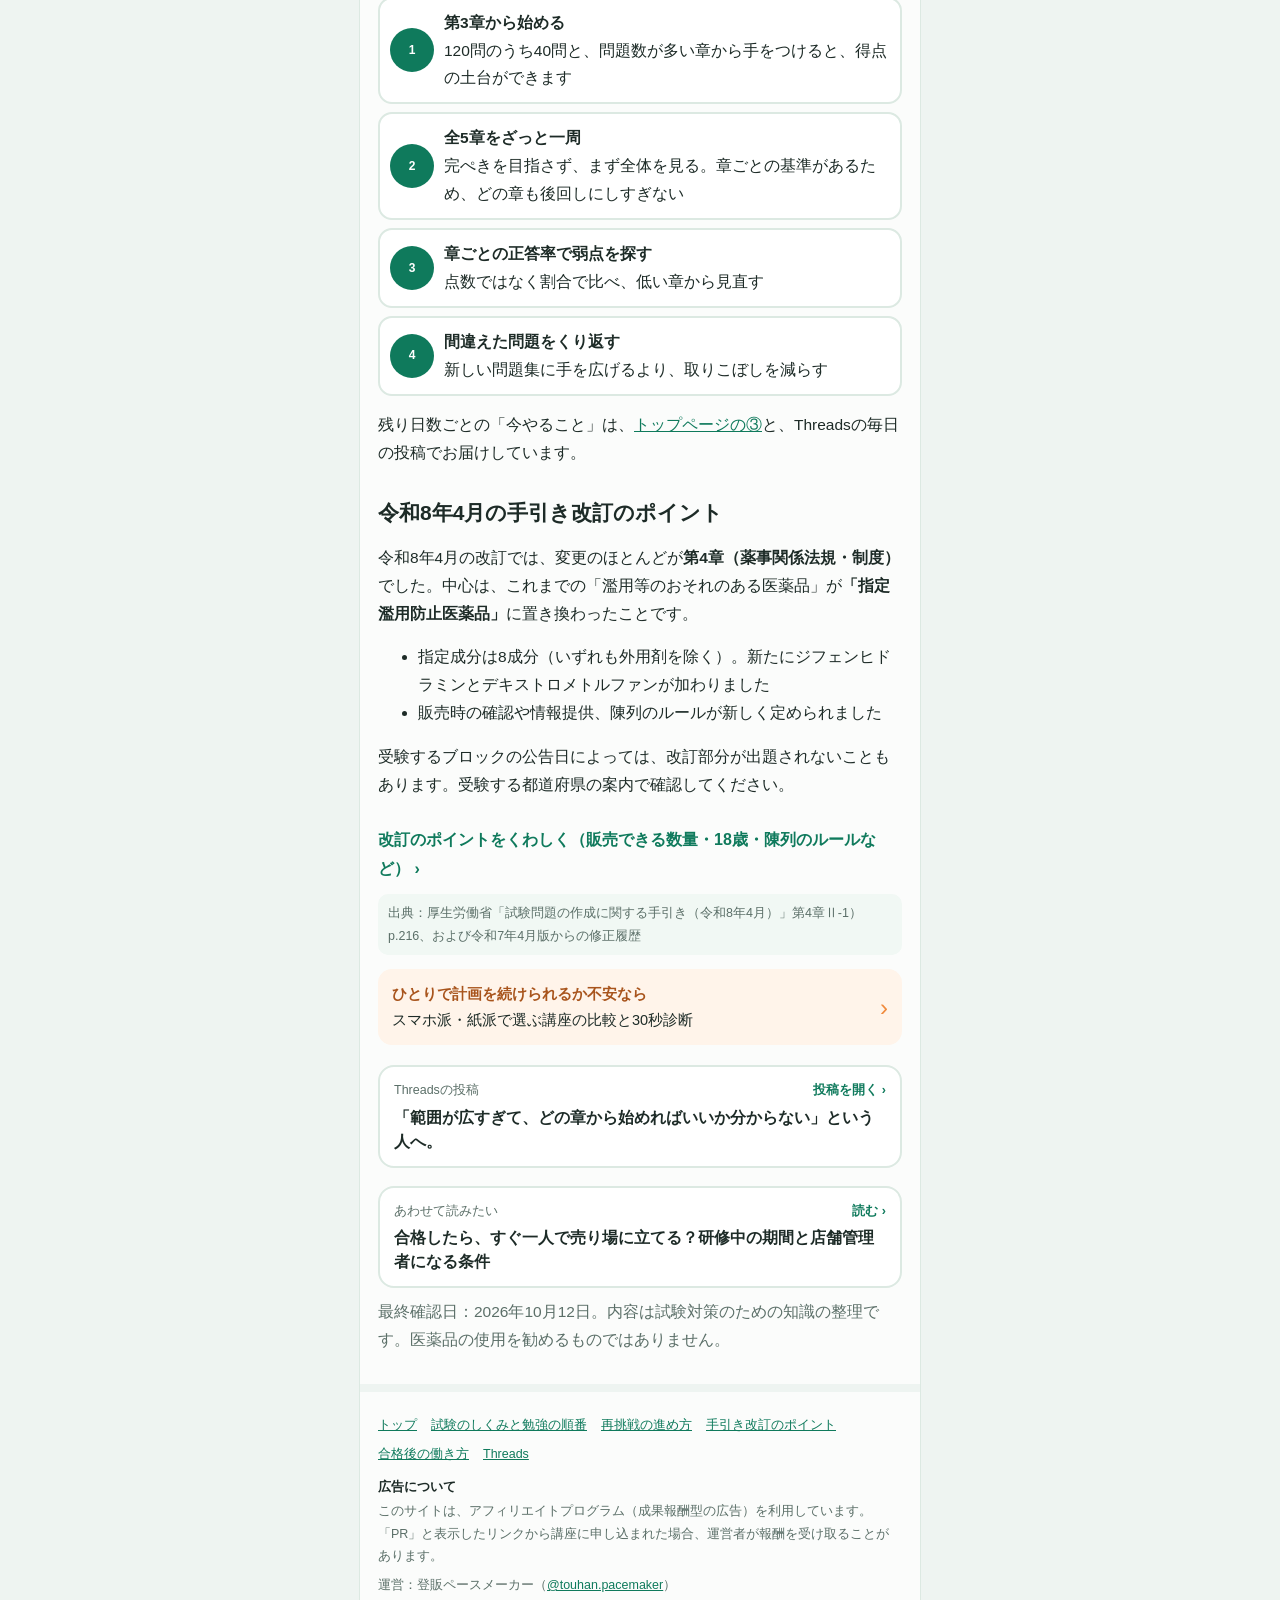
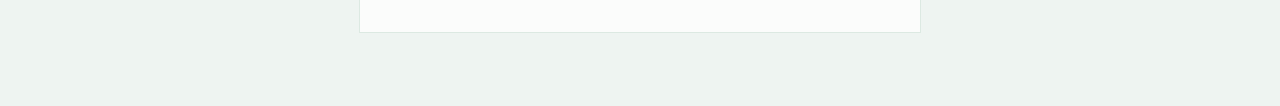
<file: shiken/index.html>
<!doctype html>
<html lang="ja">
<head>
<meta charset="utf-8">
<meta name="viewport" content="width=device-width, initial-scale=1">
<title>登録販売者試験のしくみ（120問・240分・合格基準）と勉強の順番｜登販ペースメーカー</title>
<meta name="description" content="登録販売者試験は全5章120問・240分。合格基準は全体で7割程度の正答に加え、章ごとに一定割合以上。厚労省の試験実施要領をもとに、章ごとの問題数と時間、第3章から始める理由、令和8年4月の手引き改訂のポイントをまとめました。">
<link rel="canonical" href="https://touhan-pacemaker.github.io/shiken/">
<meta name="theme-color" content="#0f7a5c">
<link rel="icon" href="../img/favicon.svg" type="image/svg+xml">
<meta property="og:type" content="article">
<meta property="og:site_name" content="登販ペースメーカー">
<meta property="og:title" content="登録販売者試験のしくみと勉強の順番">
<meta property="og:description" content="全5章120問・240分。章ごとの問題数と時間、第3章から始める理由、手引き改訂のポイント。">
<meta property="og:url" content="https://touhan-pacemaker.github.io/shiken/">
<meta property="og:image" content="https://touhan-pacemaker.github.io/img/og.png">
<meta name="twitter:card" content="summary_large_image">
<link rel="stylesheet" href="../css/style.css">
<script type="application/ld+json">
{
  "@context": "https://schema.org",
  "@graph": [
    {
      "@type": "Article",
      "headline": "登録販売者試験のしくみ（120問・240分・合格基準）と勉強の順番",
      "inLanguage": "ja",
      "dateModified": "2026-10-12",
      "mainEntityOfPage": "https://touhan-pacemaker.github.io/shiken/",
      "author": {"@type": "Organization", "name": "登販ペースメーカー", "url": "https://touhan-pacemaker.github.io/"},
      "publisher": {"@type": "Organization", "name": "登販ペースメーカー", "url": "https://touhan-pacemaker.github.io/"},
      "image": "https://touhan-pacemaker.github.io/img/og.png"
    },
    {
      "@type": "BreadcrumbList",
      "itemListElement": [
        {"@type": "ListItem", "position": 1, "name": "トップ", "item": "https://touhan-pacemaker.github.io/"},
        {"@type": "ListItem", "position": 2, "name": "試験のしくみと勉強の順番", "item": "https://touhan-pacemaker.github.io/shiken/"}
      ]
    }
  ]
}
</script>
</head>
<body>
<div class="page">

<div class="pr-bar">【広告・PR】このサイトには、通信講座のアフィリエイト広告（PR）が含まれます</div>

<a class="brand" href="../">
  <span class="mini" aria-hidden="true">📚</span>
  <span><b>登販ペースメーカー</b><span class="s">登録販売者試験の合格まで伴走するペースメーカー</span></span>
</a>
<nav class="crumbs" aria-label="パンくずリスト"><a href="../">トップ</a> › 試験のしくみと勉強の順番</nav>

<article class="article">
  <h1>登録販売者試験のしくみと、勉強の順番</h1>
  <p>範囲が広くて、どこから手をつければいいか分からない。そんなときは、まず試験の「形」を知るところから始めましょう。全体が見えると、やることの順番が決まります。</p>

  <div class="toc"><b>この記事の内容</b>
    <ol>
      <li><a href="#q">問題数と試験時間</a></li>
      <li><a href="#pass">合格基準</a></li>
      <li><a href="#range">出題範囲は「手引き」</a></li>
      <li><a href="#order">勉強の順番</a></li>
      <li><a href="#r8">令和8年4月の手引き改訂のポイント</a></li>
    </ol>
  </div>

  <h2 id="q">問題数と試験時間</h2>
  <p>試験は全5章から120問、試験時間は合計240分です。第3章だけが40問・80分で、ほかの章は20問・40分ずつです。</p>
  <table class="tbl">
    <thead><tr><th>章（試験項目）</th><th>問題数</th><th>時間</th></tr></thead>
    <tbody>
      <tr><td>第1章 医薬品に共通する特性と基本的な知識</td><td>20問</td><td>40分</td></tr>
      <tr><td>第2章 人体の働きと医薬品</td><td>20問</td><td>40分</td></tr>
      <tr><td><b>第3章 主な医薬品とその作用</b></td><td><b>40問</b></td><td><b>80分</b></td></tr>
      <tr><td>第4章 薬事関係法規・制度</td><td>20問</td><td>40分</td></tr>
      <tr><td>第5章 医薬品の適正使用・安全対策</td><td>20問</td><td>40分</td></tr>
      <tr><td><b>合計</b></td><td><b>120問</b></td><td><b>240分</b></td></tr>
    </tbody>
  </table>

  <h2 id="pass">合格基準</h2>
  <p>合格基準は、2つの条件の両方を満たすことです。</p>
  <ul>
    <li>全体で<b>7割程度</b>の正答</li>
    <li>章（試験項目）ごとに、都道府県知事が定める<b>一定割合以上</b>の正答</li>
  </ul>
  <div class="callout">全体の点数が足りていても、1つの章が基準を下回ると合格できません。<b>捨てていい章はない</b>、と覚えておきましょう。</div>

  <h2 id="range">出題範囲は「手引き」</h2>
  <p>問題は、厚生労働省の「試験問題の作成に関する手引き」から出題されます。手引きは<a href="https://www.mhlw.go.jp/stf/seisakunitsuite/bunya/0000082537.html" rel="noopener">厚労省のサイト</a>で誰でも読めます。</p>
  <p>なお、都道府県が試験の実施を公告したあとに手引きが改訂された場合、その改訂部分はその試験には出題されません。</p>
  <p class="src">出典：厚生労働省「登録販売者試験の実施について」別添 登録販売者試験実施要領 3.(1)(2)・2.(4)</p>

  <h2 id="order">勉強の順番</h2>
  <p>このアカウントでは、次の順番をおすすめしています。</p>
  <ol class="steps">
    <li><span class="when">1</span><b>第3章から始める</b>120問のうち40問と、問題数が多い章から手をつけると、得点の土台ができます</li>
    <li><span class="when">2</span><b>全5章をざっと一周</b>完ぺきを目指さず、まず全体を見る。章ごとの基準があるため、どの章も後回しにしすぎない</li>
    <li><span class="when">3</span><b>章ごとの正答率で弱点を探す</b>点数ではなく割合で比べ、低い章から見直す</li>
    <li><span class="when">4</span><b>間違えた問題をくり返す</b>新しい問題集に手を広げるより、取りこぼしを減らす</li>
  </ol>
  <p>残り日数ごとの「今やること」は、<a href="../#near">トップページの③</a>と、Threadsの毎日の投稿でお届けしています。</p>

  <h2 id="r8">令和8年4月の手引き改訂のポイント</h2>
  <p>令和8年4月の改訂では、変更のほとんどが<b>第4章（薬事関係法規・制度）</b>でした。中心は、これまでの「濫用等のおそれのある医薬品」が<b>「指定濫用防止医薬品」</b>に置き換わったことです。</p>
  <ul>
    <li>指定成分は8成分（いずれも外用剤を除く）。新たにジフェンヒドラミンとデキストロメトルファンが加わりました</li>
    <li>販売時の確認や情報提供、陳列のルールが新しく定められました</li>
  </ul>
  <p>受験するブロックの公告日によっては、改訂部分が出題されないこともあります。受験する都道府県の案内で確認してください。</p>
  <a class="more" href="../kaitei-r8/">改訂のポイントをくわしく（販売できる数量・18歳・陳列のルールなど） ›</a>
  <p class="src">出典：厚生労働省「試験問題の作成に関する手引き（令和8年4月）」第4章Ⅱ-1） p.216、および令和7年4月版からの修正履歴</p>

  <a class="nextcard" href="../#course"><span><b>ひとりで計画を続けられるか不安なら</b><br>スマホ派・紙派で選ぶ講座の比較と30秒診断</span></a>
  <div class="related">
    <a class="postcard" href="https://www.threads.com/@touhan.pacemaker/post/Dd4vqxgEheg" rel="noopener">
      <span class="meta"><span>Threadsの投稿</span><span class="open">投稿を開く ›</span></span>
      <p>「範囲が広すぎて、どの章から始めればいいか分からない」という人へ。</p>
    </a>
    <a class="postcard" href="../gokaku-go/">
      <span class="meta"><span>あわせて読みたい</span><span class="open">読む ›</span></span>
      <p>合格したら、すぐ一人で売り場に立てる？研修中の期間と店舗管理者になる条件</p>
    </a>
  </div>
  <p class="note">最終確認日：2026年10月12日。内容は試験対策のための知識の整理です。医薬品の使用を勧めるものではありません。</p>
</article>

<footer>
  <nav class="footnav"><a href="../">トップ</a><a href="./">試験のしくみと勉強の順番</a><a href="../saichosen/">再挑戦の進め方</a><a href="../kaitei-r8/">手引き改訂のポイント</a><a href="../gokaku-go/">合格後の働き方</a><a href="https://www.threads.com/@touhan.pacemaker" rel="noopener">Threads</a></nav>
  <h3>広告について</h3>
  <p>このサイトは、アフィリエイトプログラム（成果報酬型の広告）を利用しています。「PR」と表示したリンクから講座に申し込まれた場合、運営者が報酬を受け取ることがあります。</p>
  <p>運営：登販ペースメーカー（<a href="https://www.threads.com/@touhan.pacemaker" rel="noopener">@touhan.pacemaker</a>）</p>
</footer>
</div>
</body>
</html>
</file>
<file: css/style.css>
:root {
    --green: #0f7a5c; --green-dark: #0b5c45; --green-soft: #e6f2ec; --mint: #f1f8f4;
    --warm: #f08a3c; --warm-soft: #fff4ea; --warm-ink: #a8541c;
    --ink: #1d2b27; --muted: #5b6f68; --line: #dce9e2; --pr: #b4442f; --pr-soft: #fbece8;
  }
  * { box-sizing: border-box; }
  html { scroll-behavior: smooth; }
  body { margin: 0; background: #eef4f1; color: var(--ink); line-height: 1.8; font-size: 16px;
    font-family: "Hiragino Sans", "Hiragino Kaku Gothic ProN", "Noto Sans JP", sans-serif; padding-bottom: 74px; }
  a { color: var(--green); }
  img { max-width: 100%; height: auto; display: block; }
  /* SNSのプロフィールから来る人がスマホで読む前提の1カラム */
  .page { max-width: 560px; margin: 0 auto; background: #fbfcfb; min-height: 100vh; box-shadow: 0 0 0 1px var(--line); }
  .pr-bar { background: var(--pr-soft); color: var(--pr); padding: 8px 14px; font-size: 12.5px; text-align: center; font-weight: 700; }
  .pad { padding: 0 18px; }
  .block { padding: 30px 18px; border-top: 8px solid #eef4f1; }
  h2 { font-size: 21px; line-height: 1.5; margin: 0 0 6px; }
  h2 .num { display: inline-grid; place-items: center; width: 28px; height: 28px; border-radius: 50%; background: var(--green); color: #fff; font-size: 14px; margin-right: 6px; vertical-align: 2px; }
  .lead { color: var(--muted); margin: 0 0 16px; font-size: 15px; }
  .note { font-size: 12.5px; color: var(--muted); margin: 10px 0 0; }
  .cta { display: block; text-align: center; background: var(--warm); color: #fff; text-decoration: none; font-weight: 800;
    padding: 14px 12px; border-radius: 14px; box-shadow: 0 4px 0 #c96a24; font-size: 16px; line-height: 1.4; margin-top: 12px; }
  .cta small { display: block; font-size: 12px; font-weight: 700; }
  .cta .pr { display: inline-block; background: #fff; color: var(--pr); border-radius: 5px; font-size: 11px; padding: 0 5px; margin-left: 6px; vertical-align: 2px; }
  .cta.green { background: var(--green); box-shadow: 0 4px 0 var(--green-dark); }
  .cta.ghost { background: #fff; color: var(--green); border: 2px solid var(--green); box-shadow: none; }
  .more { display: inline-block; margin-top: 12px; font-weight: 700; text-decoration: none; }

  /* ---------- profile header（Threadsのプロフィールと同じ見た目・言葉） ---------- */
  .cover { position: relative; aspect-ratio: 16 / 9; background: linear-gradient(135deg, #cfe6db 0%, #f6e3d1 100%); display: grid; place-items: center; overflow: hidden; }
  .cover img { width: 100%; height: 100%; object-fit: cover; }
  .cover .slot { color: var(--green-dark); font-weight: 700; font-size: 13px; text-align: center; }
  .cover .credit { position: absolute; right: 8px; bottom: 6px; font-size: 10.5px; color: #fff; text-shadow: 0 1px 2px rgba(0,0,0,.6); }
  .cover .copy { position: absolute; left: 12px; top: 10px; background: rgba(255,255,255,.93); border-radius: 12px; padding: 6px 12px; font-size: 13.5px; font-weight: 800; }
  .cover .copy b { color: var(--green); }
  .profile { padding: 0 18px 22px; }
  .avatar { width: 84px; height: 84px; border-radius: 50%; background: var(--green); border: 4px solid #fbfcfb; margin-top: -42px; position: relative;
    display: grid; place-items: center; font-size: 38px; }
  .name { font-size: 21px; font-weight: 800; margin: 6px 0 0; }
  .handle { color: var(--muted); font-size: 14px; }
  .bio { margin: 10px 0 12px; font-size: 15px; white-space: pre-line; }
  .hello { background: var(--warm-soft); border-radius: 14px; padding: 12px 14px; font-size: 15px; }
  .hello b { color: var(--warm-ink); }
  .countdown { display: flex; align-items: center; gap: 12px; background: var(--green); color: #fff; border-radius: 16px; padding: 12px 16px; margin-top: 14px; }
  .countdown .d { font-size: 34px; font-weight: 800; line-height: 1; }
  .countdown .d small { font-size: 15px; }
  .countdown p { margin: 0; font-size: 13.5px; line-height: 1.6; }

  /* ---------- hub（いまのあなたは？） ---------- */
  .hub { display: grid; gap: 10px; }
  .hub a { display: grid; grid-template-columns: 44px 1fr 18px; align-items: center; gap: 10px; background: #fff; border: 2px solid var(--line);
    border-radius: 16px; padding: 12px 14px; text-decoration: none; color: var(--ink); }
  .hub a .ic { width: 44px; height: 44px; border-radius: 12px; background: var(--mint); display: grid; place-items: center; font-size: 22px; }
  .hub a b { display: block; font-size: 16px; line-height: 1.45; }
  .hub a span.s { font-size: 13px; color: var(--muted); line-height: 1.5; }
  .hub a::after { content: "›"; font-size: 24px; color: var(--green); }
  .hub a.main { border-color: var(--warm); background: var(--warm-soft); }
  .hub a.main .ic { background: #fff; }

  /* ---------- content parts ---------- */
  .stats { display: grid; grid-template-columns: repeat(3, 1fr); gap: 8px; margin: 6px 0 12px; }
  .stat { background: var(--mint); border-radius: 14px; padding: 10px 6px; text-align: center; }
  .stat b { display: block; font-size: 20px; color: var(--green); line-height: 1.3; }
  .stat span { font-size: 12px; color: var(--muted); }
  .bar { display: grid; grid-template-columns: 112px 1fr; align-items: center; gap: 8px; margin: 6px 0; }
  .bar .label { font-weight: 800; font-size: 14px; line-height: 1.3; }
  .bar .label small { display: block; font-weight: 400; font-size: 11.5px; color: var(--muted); }
  .bar .track { background: var(--green-soft); border-radius: 9px; overflow: hidden; }
  .bar .fill { background: var(--green); color: #fff; font-size: 12.5px; font-weight: 700; padding: 4px 9px; border-radius: 9px; }
  .bar.big .fill { background: var(--warm); }
  .callout { background: var(--warm-soft); border-left: 5px solid var(--warm); border-radius: 10px; padding: 10px 12px; margin: 12px 0 0; font-size: 14.5px; }
  .steps { list-style: none; padding: 0; margin: 8px 0 0; display: grid; gap: 8px; }
  .steps li { background: #fff; border: 2px solid var(--line); border-radius: 14px; padding: 10px 12px 10px 64px; position: relative; font-size: 14.5px; }
  .steps li .when { position: absolute; left: 10px; top: 50%; transform: translateY(-50%); width: 44px; height: 44px; border-radius: 50%;
    background: var(--green); color: #fff; font-size: 12px; font-weight: 800; display: grid; place-items: center; text-align: center; line-height: 1.2; }
  .steps li.now { border-color: var(--warm); background: var(--warm-soft); }
  .steps li.now .when { background: var(--warm); }
  .steps li b { display: block; }
  .postcard { display: block; background: #fff; border: 2px solid var(--line); border-radius: 16px; padding: 12px 14px; text-decoration: none; color: var(--ink); margin-top: 10px; }
  .postcard .meta { font-size: 12.5px; color: var(--muted); display: flex; justify-content: space-between; }
  .postcard p { margin: 4px 0 0; font-weight: 700; font-size: 15px; line-height: 1.55; }
  .postcard .open { font-size: 12.5px; color: var(--green); font-weight: 700; }

  /* ---------- course block（主CTA） ---------- */
  .course-block { background: linear-gradient(180deg, var(--warm-soft) 0%, #fbfcfb 100%); }
  .voice { background: #fff; border-radius: 16px; padding: 14px; border: 2px solid var(--line); font-size: 15px; display: grid; grid-template-columns: 44px 1fr; gap: 10px; }
  .voice .av { width: 44px; height: 44px; border-radius: 50%; background: var(--green); display: grid; place-items: center; font-size: 22px; }
  .voice p { margin: 0; }
  .course { background: #fff; border: 2px solid var(--line); border-radius: 18px; padding: 16px; margin-top: 12px; }
  .course .fit { display: inline-block; background: var(--warm-soft); color: var(--warm-ink); font-weight: 800; font-size: 13px; border-radius: 999px; padding: 2px 10px; }
  .course h3 { font-size: 18px; margin: 6px 0 0; }
  .course .price { font-size: 20px; font-weight: 800; color: var(--green); }
  .course .price small { font-size: 12px; color: var(--muted); font-weight: 400; }
  .course ul { list-style: none; padding: 0; margin: 8px 0 0; font-size: 14.5px; }
  .course li { padding: 4px 0 4px 24px; position: relative; }
  .course li::before { content: "✓"; position: absolute; left: 2px; color: var(--green); font-weight: 800; }
  .course li.c::before { content: "！"; color: var(--warm-ink); }
  details { background: #fff; border: 2px solid var(--line); border-radius: 14px; padding: 2px 14px; margin-top: 10px; }
  summary { cursor: pointer; font-weight: 800; padding: 10px 0; list-style: none; font-size: 15px; display: flex; justify-content: space-between; gap: 10px; }
  summary::-webkit-details-marker { display: none; }
  summary::after { content: "＋"; color: var(--green); flex: none; }
  details[open] summary::after { content: "－"; }
  details p { margin: 0 0 10px; font-size: 14.5px; }
  .tbl { width: 100%; border-collapse: collapse; font-size: 13.5px; margin-bottom: 10px; }
  .tbl th, .tbl td { padding: 7px 5px; border-bottom: 1px solid var(--line); vertical-align: top; text-align: left; }
  .tbl thead th { color: var(--green); font-size: 13px; }
  .tbl tbody th { white-space: nowrap; color: var(--muted); font-weight: 700; }

  .thumbs { display: grid; grid-template-columns: 1fr 1fr; gap: 8px; margin-top: 12px; }
  .thumbs img { border-radius: 10px; border: 1px solid var(--line); }
  ul.check { padding-left: 1.2em; margin: 6px 0; font-size: 14.5px; }
  .back { text-align: center; }
  .back .cta { display: inline-block; padding: 13px 28px; }

  .sticky { position: fixed; left: 0; right: 0; bottom: 0; z-index: 10; padding: 8px 12px; background: rgba(251,252,251,.97); border-top: 1px solid var(--line); }
  .sticky .inner { max-width: 536px; margin: 0 auto; display: grid; grid-template-columns: 1fr 1.3fr; gap: 8px; }
  .sticky .cta { margin: 0; padding: 11px 8px; font-size: 14.5px; box-shadow: none; }

  footer { padding: 22px 18px 30px; font-size: 12.5px; color: var(--muted); border-top: 8px solid #eef4f1; }
  footer h3 { font-size: 13px; margin: 10px 0 2px; color: var(--ink); }
  footer p { margin: 0 0 6px; }

/* ---------- v5: 見出し（SEO）・ブランド帯 ---------- */
.brand { display: flex; align-items: center; gap: 10px; padding: 10px 16px; background: #fff; border-bottom: 1px solid var(--line); text-decoration: none; color: var(--ink); }
.brand .mini { width: 34px; height: 34px; border-radius: 50%; background: var(--green); display: grid; place-items: center; font-size: 17px; flex: none; }
.brand b { font-size: 15px; display: block; line-height: 1.3; }
.brand span.s { font-size: 12px; color: var(--muted); }
.hero { padding: 20px 18px 6px; }
.hero h1 { font-size: 24px; line-height: 1.45; margin: 0 0 8px; letter-spacing: .01em; }
.hero h1 em { font-style: normal; color: var(--green); }
.hero .sub { margin: 0 0 14px; color: var(--muted); font-size: 15px; }
.kv { border-radius: 18px; overflow: hidden; border: 1px solid var(--line); }
.kv img { width: 100%; height: auto; }
.kv-cap { font-size: 11px; color: var(--muted); text-align: right; margin: 4px 2px 0; }
.quick { background: #fff; border: 2px solid var(--warm); border-radius: 18px; padding: 14px; margin-top: 14px; }
.quick p { margin: 0 0 4px; font-weight: 800; font-size: 15.5px; }
.quick .two { display: grid; grid-template-columns: 1fr 1fr; gap: 8px; }
.quick .two a { display: block; text-align: center; text-decoration: none; border-radius: 12px; padding: 10px 6px; font-weight: 800; font-size: 14px; line-height: 1.4; background: var(--warm-soft); color: var(--warm-ink); border: 1px solid #f4c9a5; }
.quick .two a small { display: block; font-weight: 400; font-size: 11.5px; color: var(--muted); }
.hello2 { font-size: 14px; color: var(--muted); margin: 12px 0 0; }

/* 文脈に合わせた小さな案内（各セクションの最後） */
.nextcard { display: grid; grid-template-columns: 1fr auto; align-items: center; gap: 10px; background: var(--warm-soft); border-radius: 14px; padding: 12px 14px; margin-top: 14px; text-decoration: none; color: var(--ink); font-size: 14.5px; }
.nextcard b { color: var(--warm-ink); }
.nextcard::after { content: "›"; font-size: 24px; color: var(--warm); }

/* ---------- 30秒診断 ---------- */
.diag { background: #fff; border: 2px solid var(--line); border-radius: 18px; padding: 16px; margin-top: 14px; }
.diag h3 { margin: 0 0 4px; font-size: 17px; }
.diag fieldset { border: 0; padding: 0; margin: 12px 0 0; }
.diag legend { font-weight: 800; font-size: 15px; margin-bottom: 6px; }
.diag label { display: block; border: 2px solid var(--line); border-radius: 12px; padding: 9px 12px; margin-top: 6px; font-size: 14.5px; cursor: pointer; }
.diag input { accent-color: var(--green); margin-right: 6px; }
.diag label:has(input:checked) { border-color: var(--green); background: var(--mint); }
.diag .result { display: none; margin-top: 14px; border-radius: 14px; background: var(--warm-soft); padding: 14px; }
.diag .result.show { display: block; }
.diag .result h4 { margin: 0 0 4px; font-size: 17px; }
.diag .result p { margin: 0; font-size: 14.5px; }

.tbl .act td { padding-top: 10px; }
.tbl .act a { display: block; text-align: center; font-size: 12.5px; font-weight: 800; color: #fff; background: var(--warm); border-radius: 10px; padding: 8px 4px; text-decoration: none; line-height: 1.35; }
.tbl .act a.g { background: var(--green); }
.tbl .act a .pr { display: block; font-size: 10px; font-weight: 700; opacity: .9; }
.course .who { font-size: 13.5px; background: var(--mint); border-radius: 10px; padding: 8px 10px; margin-top: 8px; }
.prep { list-style: none; padding: 0; margin: 10px 0 0; display: grid; gap: 6px; }
.prep li { background: #fff; border: 2px solid var(--line); border-radius: 12px; padding: 9px 12px 9px 40px; position: relative; font-size: 14.5px; }
.prep li::before { content: "☐"; position: absolute; left: 13px; top: 8px; color: var(--green); font-weight: 800; }

/* ---------- FAQ ---------- */
.faq details { margin-top: 8px; }

/* ---------- 締め ---------- */
.closing { text-align: center; background: linear-gradient(180deg, #fbfcfb 0%, var(--mint) 100%); }
.closing p.big { font-size: 19px; font-weight: 800; line-height: 1.6; margin: 0 0 6px; }
.closing .cta { max-width: 360px; margin-left: auto; margin-right: auto; }

/* ---------- 下層ページ ---------- */
.crumbs { font-size: 12.5px; color: var(--muted); padding: 10px 18px 0; }
.crumbs a { color: var(--muted); }
.article { padding: 14px 18px 30px; }
.article h1 { font-size: 23px; line-height: 1.5; margin: 6px 0 10px; }
.article h2 { margin-top: 30px; }
.article p, .article li { font-size: 15.5px; }
.article .src { font-size: 12.5px; color: var(--muted); background: var(--mint); border-radius: 10px; padding: 8px 10px; margin-top: 10px; }
.article table.tbl { font-size: 14px; }
.toc { background: #fff; border: 2px solid var(--line); border-radius: 14px; padding: 10px 14px; font-size: 14.5px; }
.toc ol { margin: 4px 0 0; padding-left: 1.3em; }
.related { display: grid; gap: 8px; margin-top: 10px; }
.footnav { display: flex; flex-wrap: wrap; gap: 6px 14px; margin: 0 0 8px; }
.quick .two.three { grid-template-columns: 1fr 1fr 1fr; gap: 6px; }
.quick .two.three a { font-size: 12.5px; padding: 9px 4px; }
.quick .two.three a small { font-size: 10.5px; }
.tbl3 { font-size: 12.5px; }
.tbl3 th, .tbl3 td { padding: 7px 4px; }
.tbl3 thead th { font-size: 12px; }
.tbl3 tbody th { white-space: nowrap; width: 3em; }
</file>
